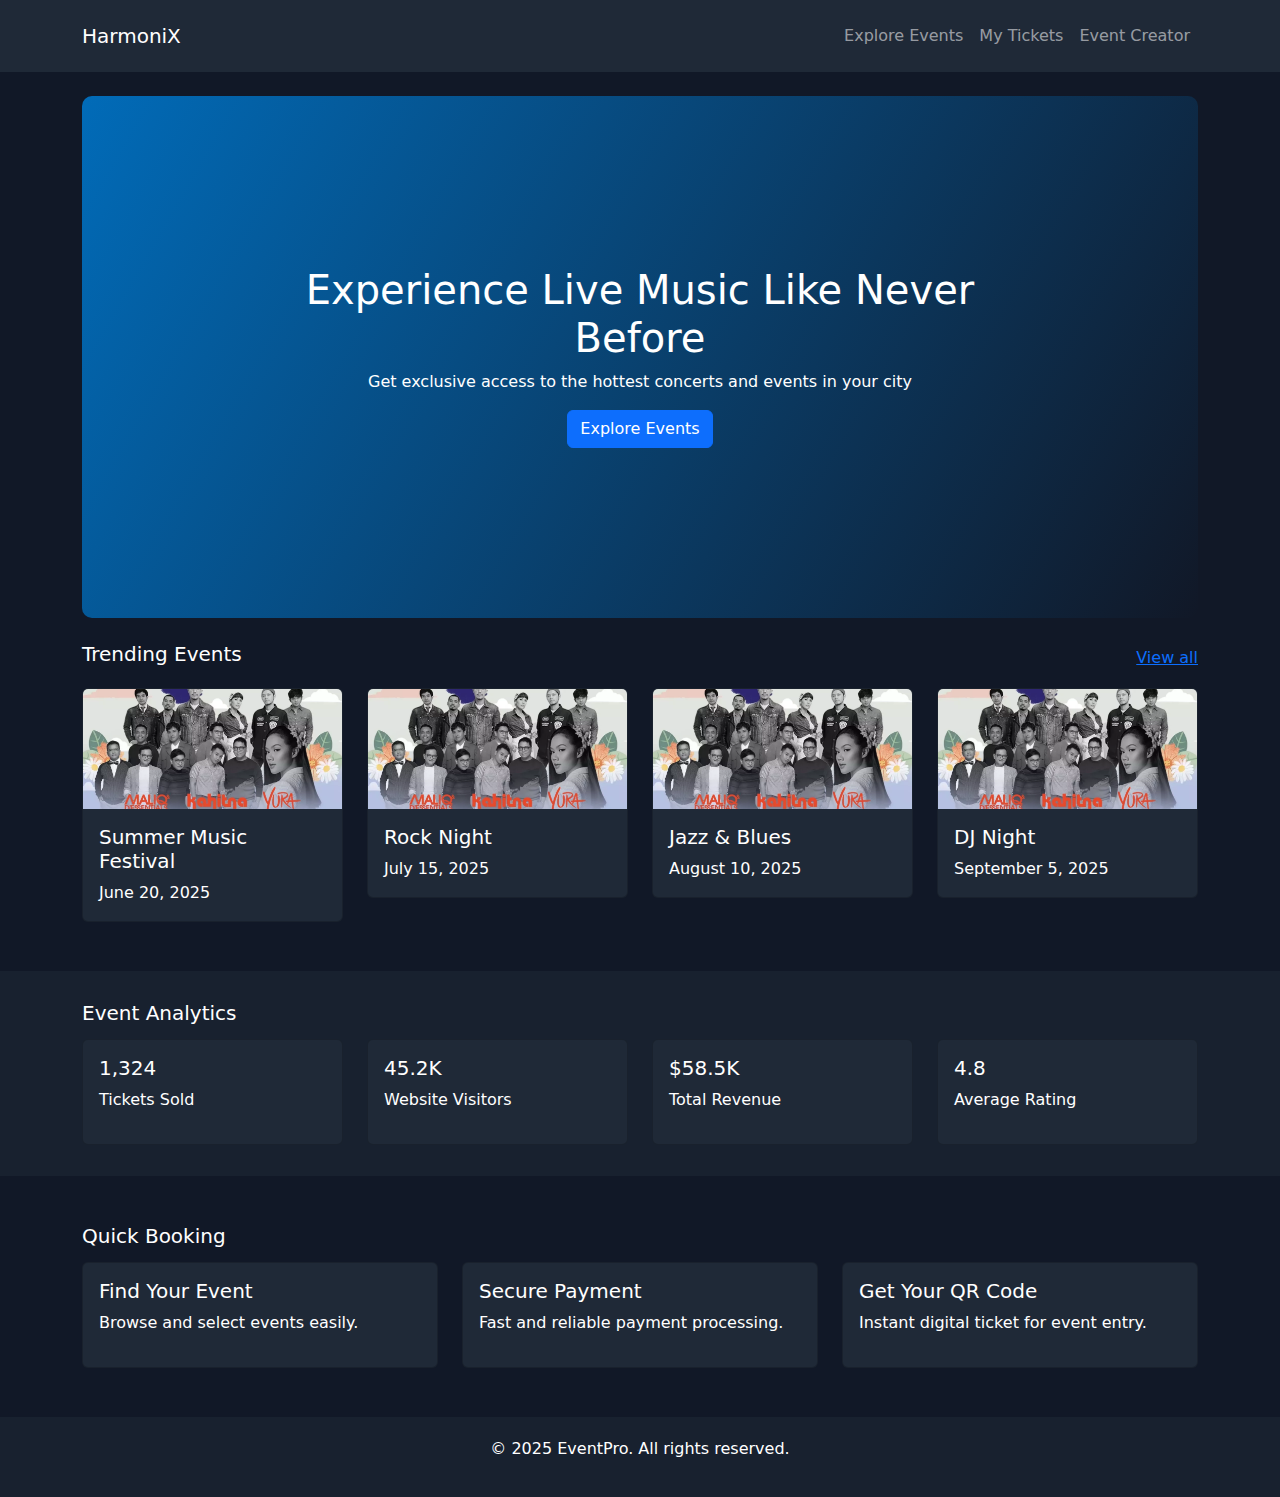
<file: dashboard.html>
<!DOCTYPE html>
<html lang="en">
<head>
    <meta charset="UTF-8">
    <meta name="viewport" content="width=device-width, initial-scale=1.0">
    <link href="foto/harmonix.jpeg" rel="icon">
    <link rel="stylesheet" href="css/style.css">
    <title>HarmoniX</title>
    <link href="https://cdn.jsdelivr.net/npm/bootstrap@5.3.3/dist/css/bootstrap.min.css" rel="stylesheet">
    <style>
        body {
            background-color: #111827;
            color: white;
        }
        .navbar {
            background-color: #1f2937;
        }
        .hero {
            background: linear-gradient(120deg,#016bb8, #111827);
            padding: 170px;
            border-radius: 10px;
        }
        .card {
            background-color: #1f2937;
            color: white;
        }
        .card-img-top {
            height: 120px;
            object-fit: cover;
        }
        .footer {
            background-color:#18212f;
            padding: 20px;
            text-align: center;
        }
        .event-analytics {
            background-color: #18212f;
            padding: 30px;
        }
    </style>
</head>
<body>
    <!-- Navbar -->
    <nav class="navbar navbar-expand-lg navbar-dark">
        <div class="container my-2">
            <a class="navbar-brand" href="">HarmoniX</a>
            <button class="navbar-toggler" type="button" data-bs-toggle="collapse" data-bs-target="#navbarNav" aria-controls="navbarNav" aria-expanded="false" aria-label="Toggle navigation">
                <span class="navbar-toggler-icon"></span>
            </button>
            <div class="collapse navbar-collapse" id="navbarNav">
                <ul class="navbar-nav ms-auto">
                    <li class="nav-item">
                        <a class="nav-link" href="#">Explore Events</a>
                    </li>
                    <li class="nav-item">
                        <a class="nav-link" href="#">My Tickets</a>
                    </li>
                    <li class="nav-item">
                        <a class="nav-link" href="#">Event Creator</a>
                    </li>
                </ul>
            </div>
        </div>
    </nav>

    <div class="container-fluid p-0 mt-4">
        <div class="container">
            <!-- Hero Section -->
            <div class="hero text-center">
                <h1>Experience Live Music Like Never Before</h1>
                <p>Get exclusive access to the hottest concerts and events in your city</p>
                <a href="#" class="btn btn-primary">Explore Events</a>
            </div>
        </div>
            
        <!-- Trending Events -->
         <div class="container my-4">
             <div class="d-flex justify-content-between align-items-center">
                <h5 class="pb-4">Trending Events</h5>
                <a href="#" class="text-primary pb-4">View all</a>
            </div>
             <div class="row">
                 <div class="col-md-3">
                     <div class="card">
                         <img src="foto/konser1.webp" class="card-img-top" alt="Event 1">
                    <div class="card-body">
                        <h5 class="card-title">Summer Music Festival</h5>
                        <p class="card-text">June 20, 2025</p>
                    </div>
                </div>
            </div>
            <div class="col-md-3">
                <div class="card">
                    <img src="foto/konser1.webp" class="card-img-top" alt="Event 2">
                    <div class="card-body">
                        <h5 class="card-title">Rock Night</h5>
                        <p class="card-text">July 15, 2025</p>
                    </div>
                </div>
            </div>
            <div class="col-md-3">
                <div class="card">
                    <img src="foto/konser1.webp" class="card-img-top" alt="Event 3">
                    <div class="card-body">
                        <h5 class="card-title">Jazz & Blues</h5>
                        <p class="card-text">August 10, 2025</p>
                    </div>
                </div>
            </div>
            <div class="col-md-3">
                <div class="card">
                    <img src="foto/konser1.webp" class="card-img-top" alt="Event 4">
                    <div class="card-body">
                        <h5 class="card-title">DJ Night</h5>
                        <p class="card-text">September 5, 2025</p>
                    </div>
                </div>
            </div>
        </div>
    </div>
        
        <!-- Event Analytics -->
        <div class="event-analytics my-5">
            <div class="container">
                <h5 class="mb-4">Event Analytics</h5>
                <div class="row">
                    <div class="col-md-3">
                        <div class="card p-3">
                            <h5>1,324</h5>
                            <p>Tickets Sold</p>
                        </div>
            </div>
            <div class="col-md-3">
                <div class="card p-3">
                    <h5>45.2K</h5>
                    <p>Website Visitors</p>
                </div>
            </div>
            <div class="col-md-3">
                <div class="card p-3">
                    <h5>$58.5K</h5>
                    <p>Total Revenue</p>
                </div>
            </div>
            <div class="col-md-3">
                <div class="card p-3">
                    <h5>4.8</h5>
                    <p>Average Rating</p>
                 </div>
               </div>
            </div>
        </div>
    </div>
    
        <!-- Quick Booking -->
         <div class="container">
             <h5 class="my-4">Quick Booking</h5>
             <div class="row">
                 <div class="col-md-4">
                <div class="card p-3">
                    <h5>Find Your Event</h5>
                    <p>Browse and select events easily.</p>
                </div>
            </div>
            <div class="col-md-4">
                <div class="card p-3">
                    <h5>Secure Payment</h5>
                    <p>Fast and reliable payment processing.</p>
                </div>
            </div>
            <div class="col-md-4">
                <div class="card p-3">
                    <h5>Get Your QR Code</h5>
                    <p>Instant digital ticket for event entry.</p>
                </div>
            </div>
        </div>
    </div>
</div>
    
    <!-- Footer -->
    <footer class="footer mt-5">
        <div class="container text-center">
            <p>&copy; 2025 EventPro. All rights reserved.</p>
        </div>
    </footer>
    
    <script src="https://cdn.jsdelivr.net/npm/bootstrap@5.3.3/dist/js/bootstrap.bundle.min.js"></script>
</body>
</html>
</file>
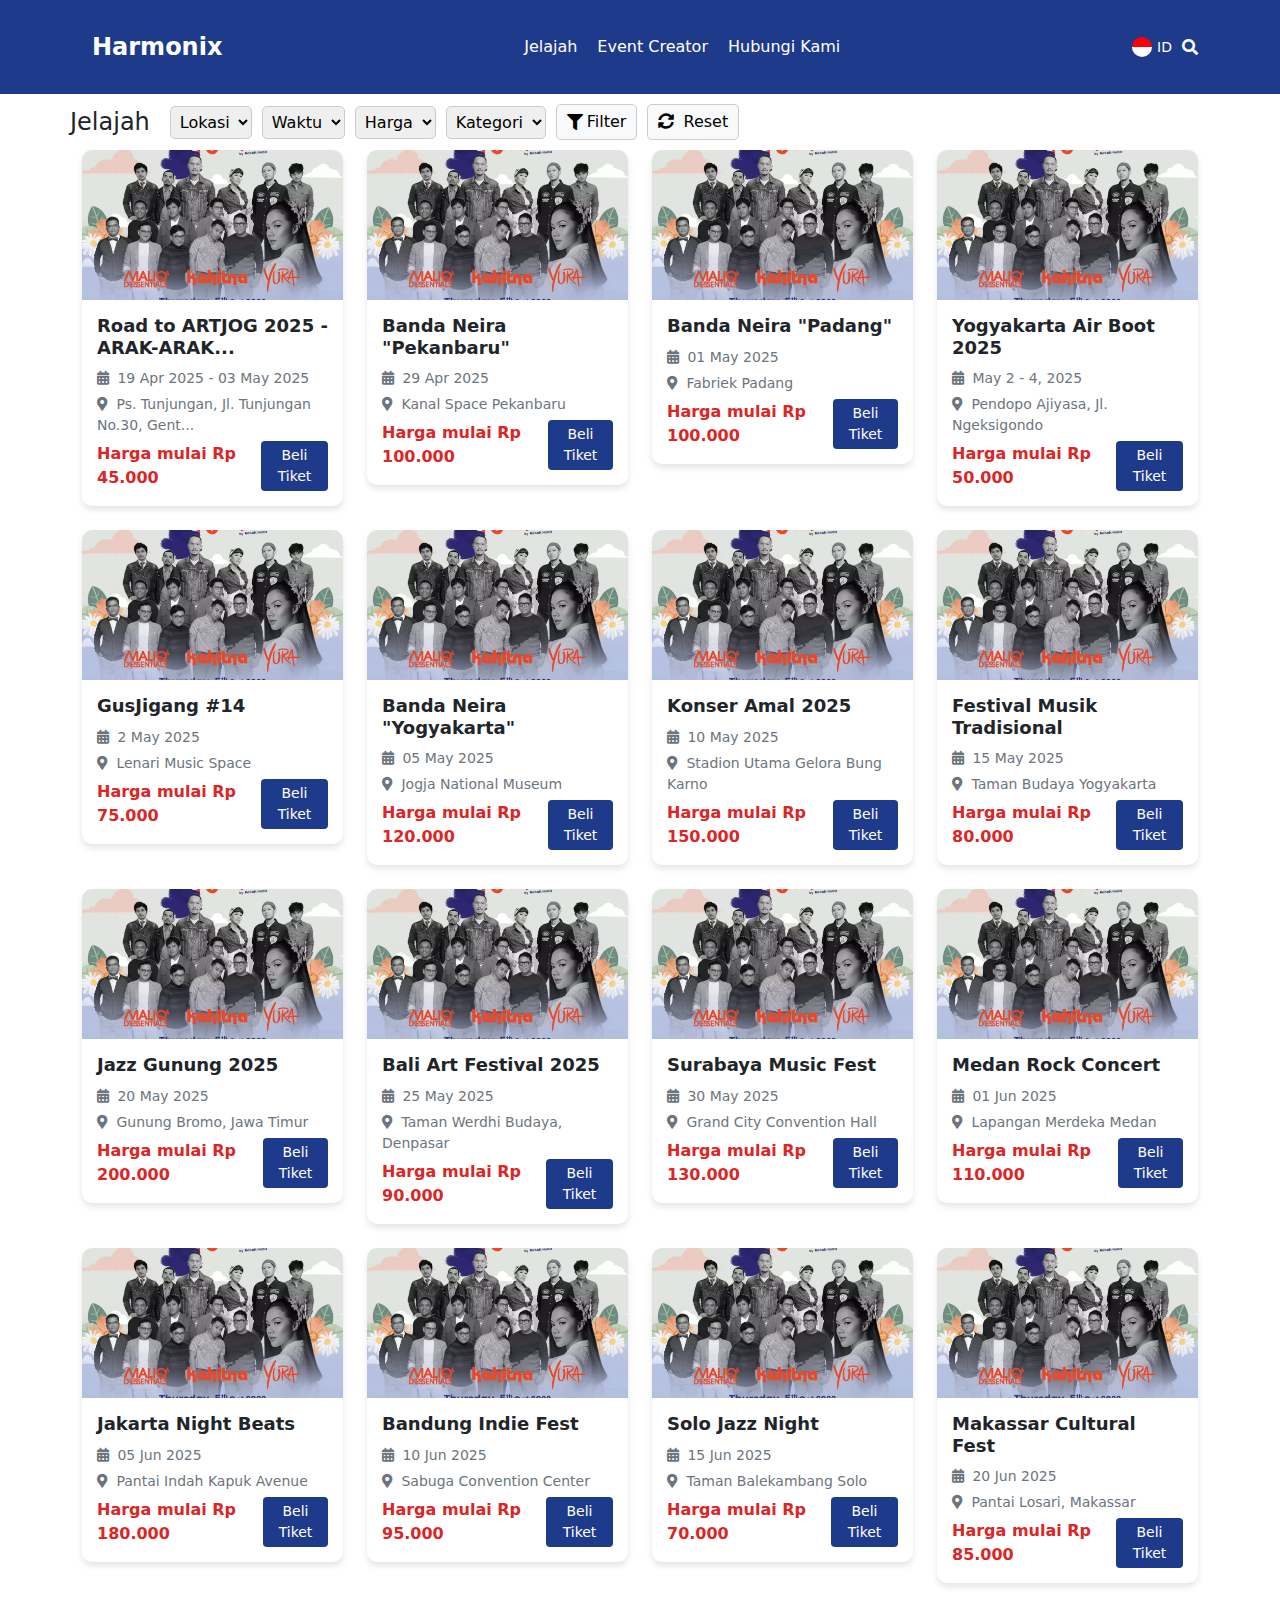
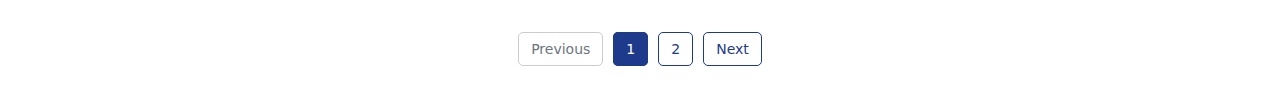
<file: dashboard_tiket.html>
<!DOCTYPE html>
<html lang="en">
<head>
  <meta charset="utf-8" />
  <meta content="width=device-width, initial-scale=1.0" name="viewport" />
  <link href="foto/logoputih.png" rel="icon">
  <title>Harmonix - Dashboard</title>
  
  <!-- Bootstrap CSS -->
  <link href="https://cdn.jsdelivr.net/npm/bootstrap@5.3.3/dist/css/bootstrap.min.css" rel="stylesheet">
  <link href="https://cdnjs.cloudflare.com/ajax/libs/font-awesome/5.15.3/css/all.min.css" rel="stylesheet"/>
  <link href="https://unpkg.com/swiper/swiper-bundle.min.css" rel="stylesheet"/>

  <style>
    .navbar {
      background-color: #1E3A8A;
    }
    .navbar a {
      color: white;
      text-decoration: none;
      margin: 0 10px;
    }
    .navbar a:hover {
      text-decoration: underline;
    }
    .swiper-button-next,
    .swiper-button-prev {
      color: #1E3A8A;
    }
    .swiper-container {
      max-width: 1000px;
      margin: 0 auto;
      overflow: hidden;
      position: relative;
    }
    
    .swiper-wrapper {
      padding: 0 20px;
    }
    
    .swiper-slide {
      margin: 0 10px;
      transition: transform 0.3s ease-in-out;
    }
    
    .swiper-button-next,
    .swiper-button-prev {
      color: #1E3A8A;
      width: 36px;
      height: 36px;
      background-color: #fff;
      border-radius: 50%;
      box-shadow: 0 2px 8px rgba(0,0,0,0.15);
      display: flex;
      align-items: center;
      justify-content: center;
      top: 40%;
      transform: translateY(-50%);
      position: absolute;
      z-index: 10;
    }
    
    .swiper-button-prev {
      left: -20px;
    }
    .swiper-button-next {
      right: -20px;
    }
    
    .navbar-brand {
      color: white;
      font-weight: bold;
    }

    .filter-section {
      display: flex;
      align-items: center;
      padding: 10px 0;
    }
    .filter-section h2 {
      margin: 0 20px 0 0;
      font-size: 24px;
    }
    .filter-section select {
      margin-right: 10px;
      padding: 5px;
      border-radius: 5px;
      border: 1px solid #ccc;
    }
    .filter-section .btn-filter {
      display: flex;
      align-items: center;
      margin-right: 10px;
      padding: 5px 10px;
      border: 1px solid #ccc;
      border-radius: 5px;
      background-color: #f8f9fa;
    }
    .filter-section .btn-reset {
      padding: 5px 10px;
      border: 1px solid #ccc;
      border-radius: 5px;
      background-color: #f8f9fa;
    }

    .event-card {
      border-radius: 10px;
      overflow: hidden;
      box-shadow: 0 4px 6px rgba(0, 0, 0, 0.1);
      background-color: white;
      transition: transform 0.3s ease;
    }
    .event-card:hover {
      transform: translateY(-5px);
    }
    .event-card img {
      width: 100%;
      height: 150px;
      object-fit: cover;
    }
    .event-card .card-body {
      padding: 15px;
    }
    .event-card .card-title {
      font-size: 18px;
      font-weight: bold;
      margin-bottom: 10px;
    }
    .event-card .card-text {
      font-size: 14px;
      color: #6c757d;
      margin-bottom: 5px;
    }
    .event-card .price {
      color: #DC2626;
      font-weight: bold;
      font-size: 16px;
    }
    .event-card .btn-buy {
      background-color: #1E3A8A;
      color: white;
      border-radius: 20px;
      padding: 5px 20px;
      font-size: 14px;
    }

    .flag-container {
      display: flex;
      align-items: center;
      margin-right: 10px;
    }
    .flag {
      width: 20px;
      height: 20px;
      border-radius: 50%;
      background: linear-gradient(to bottom, red 50%, white 50%);
      margin-right: 5px;
    }
    .flag-text {
      color: white;
      font-size: 14px;
    }

    .navbar-center {
      flex-grow: 1;
      display: flex;
      justify-content: center;
      align-items: center;
      position: relative;
    }
    .search-container {
      width: 100%;
      max-width: 500px;
      opacity: 0;
      visibility: hidden;
      max-height: 0;
      overflow: hidden;
      transition: opacity 0.3s ease, visibility 0.3s ease, max-height 0.3s ease;
      position: absolute;
      left: 50%;
      transform: translateX(-50%);
    }
    .search-container.active {
      opacity: 1;
      visibility: visible;
      max-height: 40px;
    }
    .search-container input {
      width: 100%;
      padding: 5px 10px;
      border-radius: 20px;
      border: 1px solid #ccc;
      background-color: #f8f9fa;
      color: #333;
    }
    .search-container input::placeholder {
      color: #6c757d;
    }
    .nav-links {
      display: flex;
      opacity: 1;
      visibility: visible;
      max-height: 40px;
      transition: opacity 0.3s ease, visibility 0.3s ease, max-height 0.3s ease;
    }
    .nav-links.hidden {
      opacity: 0;
      visibility: hidden;
      max-height: 0;
    }
    .fa-search {
      cursor: pointer;
      transition: transform 0.3s ease;
    }
    .fa-search:hover {
      transform: scale(1.1);
    }

    /* Pagination Styles */
    .pagination-container {
      display: flex;
      justify-content: center;
      align-items: center;
      margin: 30px 0;
    }
    .pagination {
      display: flex;
      list-style: none;
      padding: 0;
      margin: 0;
    }
    .pagination li {
      margin: 0 5px;
    }
    .pagination li a {
      text-decoration: none;
      color: #1E3A8A;
      padding: 8px 12px;
      border: 1px solid #1E3A8A;
      border-radius: 5px;
      font-size: 14px;
      transition: all 0.3s ease;
    }
    .pagination li a:hover {
      background-color: #1E3A8A;
      color: white;
    }
    .pagination li.active a {
      background-color: #1E3A8A;
      color: white;
      border-color: #1E3A8A;
    }
    .pagination li.disabled a {
      color: #6c757d;
      border-color: #ccc;
      cursor: not-allowed;
    }
    .pagination li.disabled a:hover {
      background-color: transparent;
      color: #6c757d;
    }
  </style>
</head>
<body class="bg-white" style="overflow-x: hidden;">

  <!-- Navbar -->
  <nav class="navbar navbar-expand-lg">
    <div class="container d-flex align-items-center py-3">
      <div class="d-flex align-items-center">
        <a class="navbar-brand text-white fw-bold fs-4" href="dashboard.php">Harmonix</a>
      </div>
      <div class="navbar-center">
        <div class="nav-links d-none d-lg-flex" id="navLinks">
          <a href="#">Jelajah</a>
          <a href="#">Event Creator</a>
          <a href="#">Hubungi Kami</a>
        </div>
        <div class="search-container" id="searchContainer">
          <input type="text" placeholder="Cari..." aria-label="Search events" />
        </div>
      </div>
      <div class="d-flex align-items-center">
        <div class="flag-container">
          <div class="flag"></div>
          <span class="flag-text">ID</span>
        </div>
        <i class="fas fa-search text-white" id="searchToggle" aria-label="Toggle search bar"></i>
      </div>
    </div>
  </nav>

  <!-- Filter Section -->
  <div class="container filter-section">
    <h2>Jelajah</h2>
    <select name="lokasi" aria-label="Filter by location">
      <option value="">Lokasi</option>
    </select>
    <select name="waktu" aria-label="Filter by time">
      <option value="">Waktu</option>
    </select>
    <select name="harga" aria-label="Filter by price">
      <option value="">Harga</option>
    </select>
    <select name="kategori" aria-label="Filter by category">
      <option value="">Kategori</option>
    </select>
    <button class="btn-filter">
      <i class="fas fa-filter me-1"></i> Filter
    </button>
    <button class="btn-reset">
      <i class="fas fa-sync-alt me-1"></i> Reset
    </button>
  </div>

  <!-- Event Cards Section -->
<!-- Event Cards Section -->
<div class="container">
  <!-- Page 1: Events 1-16 -->
  <div class="event-page">
    <!-- Row 1 -->
    <div class="row">
      <!-- Event Card 1 (Unchanged) -->
      <div class="col-md-3 mb-4">
        <div class="event-card">
          <img src="foto/konser1.webp" alt="Event Image">
          <div class="card-body">
            <h5 class="card-title">Road to ARTJOG 2025 - ARAK-ARAK...</h5>
            <p class="card-text"><i class="fas fa-calendar-alt me-1"></i> 19 Apr 2025 - 03 May 2025</p>
            <p class="card-text"><i class="fas fa-map-marker-alt me-1"></i> Ps. Tunjungan, Jl. Tunjungan No.30, Gent...</p>
            <div class="d-flex justify-content-between align-items-center">
              <span class="price">Harga mulai Rp 45.000</span>
              <a class="btn btn-sm btn-primary" href="detail-event.php" style="background-color: #1e3a8a; border:none;">Beli Tiket</a>
            </div>
          </div>
        </div>
      </div>
      <!-- Event Card 2 (Unchanged) -->
      <div class="col-md-3 mb-4">
        <div class="event-card">
          <img src="foto/konser1.webp" alt="Event Image">
          <div class="card-body">
            <h5 class="card-title">Banda Neira "Pekanbaru"</h5>
            <p class="card-text"><i class="fas fa-calendar-alt me-1"></i> 29 Apr 2025</p>
            <p class="card-text"><i class="fas fa-map-marker-alt me-1"></i> Kanal Space Pekanbaru</p>
            <div class="d-flex justify-content-between align-items-center">
              <span class="price">Harga mulai Rp 100.000</span>
              <a class="btn btn-sm btn-primary" href="detail-event.php" style="background-color: #1e3a8a; border:none;">Beli Tiket</a>
            </div>
          </div>
        </div>
      </div>
      <!-- Event Card 3 -->
      <div class="col-md-3 mb-4">
        <div class="event-card">
          <img src="foto/konser1.webp" alt="Event Image">
          <div class="card-body">
            <h5 class="card-title">Banda Neira "Padang"</h5>
            <p class="card-text"><i class="fas fa-calendar-alt me-1"></i> 01 May 2025</p>
            <p class="card-text"><i class="fas fa-map-marker-alt me-1"></i> Fabriek Padang</p>
            <div class="d-flex justify-content-between align-items-center">
              <span class="price">Harga mulai Rp 100.000</span>
              <a class="btn btn-sm btn-primary" href="detail-event.php" style="background-color: #1e3a8a; border:none;">Beli Tiket</a>
            </div>
          </div>
        </div>
      </div>
      <!-- Event Card 4 -->
      <div class="col-md-3 mb-4">
        <div class="event-card">
          <img src="foto/konser1.webp" alt="Event Image">
          <div class="card-body">
            <h5 class="card-title">Yogyakarta Air Boot 2025</h5>
            <p class="card-text"><i class="fas fa-calendar-alt me-1"></i> May 2 - 4, 2025</p>
            <p class="card-text"><i class="fas fa-map-marker-alt me-1"></i> Pendopo Ajiyasa, Jl. Ngeksigondo</p>
            <div class="d-flex justify-content-between align-items-center">
              <span class="price">Harga mulai Rp 50.000</span>
              <a class="btn btn-sm btn-primary" href="detail-event.php" style="background-color: #1e3a8a; border:none;">Beli Tiket</a>
            </div>
          </div>
        </div>
      </div>
    </div>
    <!-- Row 2 -->
    <div class="row">
      <!-- Event Card 5 -->
      <div class="col-md-3 mb-4">
        <div class="event-card">
          <img src="foto/konser1.webp" alt="Event Image">
          <div class="card-body">
            <h5 class="card-title">GusJigang #14</h5>
            <p class="card-text"><i class="fas fa-calendar-alt me-1"></i> 2 May 2025</p>
            <p class="card-text"><i class="fas fa-map-marker-alt me-1"></i> Lenari Music Space</p>
            <div class="d-flex justify-content-between align-items-center">
              <span class="price">Harga mulai Rp 75.000</span>
              <a class="btn btn-sm btn-primary" href="detail-event.php" style="background-color: #1e3a8a; border:none;">Beli Tiket</a>
            </div>
          </div>
        </div>
      </div>
      <!-- Event Card 6 -->
      <div class="col-md-3 mb-4">
        <div class="event-card">
          <img src="foto/konser1.webp" alt="Event Image">
          <div class="card-body">
            <h5 class="card-title">Banda Neira "Yogyakarta"</h5>
            <p class="card-text"><i class="fas fa-calendar-alt me-1"></i> 05 May 2025</p>
            <p class="card-text"><i class="fas fa-map-marker-alt me-1"></i> Jogja National Museum</p>
            <div class="d-flex justify-content-between align-items-center">
              <span class="price">Harga mulai Rp 120.000</span>
              <a class="btn btn-sm btn-primary" href="detail-event.php" style="background-color: #1e3a8a; border:none;">Beli Tiket</a>
            </div>
          </div>
        </div>
      </div>
      <!-- Event Card 7 -->
      <div class="col-md-3 mb-4">
        <div class="event-card">
          <img src="foto/konser1.webp" alt="Event Image">
          <div class="card-body">
            <h5 class="card-title">Konser Amal 2025</h5>
            <p class="card-text"><i class="fas fa-calendar-alt me-1"></i> 10 May 2025</p>
            <p class="card-text"><i class="fas fa-map-marker-alt me-1"></i> Stadion Utama Gelora Bung Karno</p>
            <div class="d-flex justify-content-between align-items-center">
              <span class="price">Harga mulai Rp 150.000</span>
              <a class="btn btn-sm btn-primary" href="detail-event.php" style="background-color: #1e3a8a; border:none;">Beli Tiket</a>
            </div>
          </div>
        </div>
      </div>
      <!-- Event Card 8 -->
      <div class="col-md-3 mb-4">
        <div class="event-card">
          <img src="foto/konser1.webp" alt="Event Image">
          <div class="card-body">
            <h5 class="card-title">Festival Musik Tradisional</h5>
            <p class="card-text"><i class="fas fa-calendar-alt me-1"></i> 15 May 2025</p>
            <p class="card-text"><i class="fas fa-map-marker-alt me-1"></i> Taman Budaya Yogyakarta</p>
            <div class="d-flex justify-content-between align-items-center">
              <span class="price">Harga mulai Rp 80.000</span>
              <a class="btn btn-sm btn-primary" href="detail-event.php" style="background-color: #1e3a8a; border:none;">Beli Tiket</a>
            </div>
          </div>
        </div>
      </div>
    </div>
    <!-- Row 3 -->
    <div class="row">
      <!-- Event Card 9 -->
      <div class="col-md-3 mb-4">
        <div class="event-card">
          <img src="foto/konser1.webp" alt="Event Image">
          <div class="card-body">
            <h5 class="card-title">Jazz Gunung 2025</h5>
            <p class="card-text"><i class="fas fa-calendar-alt me-1"></i> 20 May 2025</p>
            <p class="card-text"><i class="fas fa-map-marker-alt me-1"></i> Gunung Bromo, Jawa Timur</p>
            <div class="d-flex justify-content-between align-items-center">
              <span class="price">Harga mulai Rp 200.000</span>
              <a class="btn btn-sm btn-primary" href="detail-event.php" style="background-color: #1e3a8a; border:none;">Beli Tiket</a>
            </div>
          </div>
        </div>
      </div>
      <!-- Event Card 10 -->
      <div class="col-md-3 mb-4">
        <div class="event-card">
          <img src="foto/konser1.webp" alt="Event Image">
          <div class="card-body">
            <h5 class="card-title">Bali Art Festival 2025</h5>
            <p class="card-text"><i class="fas fa-calendar-alt me-1"></i> 25 May 2025</p>
            <p class="card-text"><i class="fas fa-map-marker-alt me-1"></i> Taman Werdhi Budaya, Denpasar</p>
            <div class="d-flex justify-content-between align-items-center">
              <span class="price">Harga mulai Rp 90.000</span>
              <a class="btn btn-sm btn-primary" href="detail-event.php" style="background-color: #1e3a8a; border:none;">Beli Tiket</a>
            </div>
          </div>
        </div>
      </div>
      <!-- Event Card 11 -->
      <div class="col-md-3 mb-4">
        <div class="event-card">
          <img src="foto/konser1.webp" alt="Event Image">
          <div class="card-body">
            <h5 class="card-title">Surabaya Music Fest</h5>
            <p class="card-text"><i class="fas fa-calendar-alt me-1"></i> 30 May 2025</p>
            <p class="card-text"><i class="fas fa-map-marker-alt me-1"></i> Grand City Convention Hall</p>
            <div class="d-flex justify-content-between align-items-center">
              <span class="price">Harga mulai Rp 130.000</span>
              <a class="btn btn-sm btn-primary" href="detail-event.php" style="background-color: #1e3a8a; border:none;">Beli Tiket</a>
            </div>
          </div>
        </div>
      </div>
      <!-- Event Card 12 -->
      <div class="col-md-3 mb-4">
        <div class="event-card">
          <img src="foto/konser1.webp" alt="Event Image">
          <div class="card-body">
            <h5 class="card-title">Medan Rock Concert</h5>
            <p class="card-text"><i class="fas fa-calendar-alt me-1"></i> 01 Jun 2025</p>
            <p class="card-text"><i class="fas fa-map-marker-alt me-1"></i> Lapangan Merdeka Medan</p>
            <div class="d-flex justify-content-between align-items-center">
              <span class="price">Harga mulai Rp 110.000</span>
              <a class="btn btn-sm btn-primary" href="detail-event.php" style="background-color: #1e3a8a; border:none;">Beli Tiket</a>
            </div>
          </div>
        </div>
      </div>
    </div>
    <!-- Row 4 -->
    <div class="row">
      <!-- Event Card 13 -->
      <div class="col-md-3 mb-4">
        <div class="event-card">
          <img src="foto/konser1.webp" alt="Event Image">
          <div class="card-body">
            <h5 class="card-title">Jakarta Night Beats</h5>
            <p class="card-text"><i class="fas fa-calendar-alt me-1"></i> 05 Jun 2025</p>
            <p class="card-text"><i class="fas fa-map-marker-alt me-1"></i> Pantai Indah Kapuk Avenue</p>
            <div class="d-flex justify-content-between align-items-center">
              <span class="price">Harga mulai Rp 180.000</span>
              <a class="btn btn-sm btn-primary" href="detail-event.php" style="background-color: #1e3a8a; border:none;">Beli Tiket</a>
            </div>
          </div>
        </div>
      </div>
      <!-- Event Card 14 -->
      <div class="col-md-3 mb-4">
        <div class="event-card">
          <img src="foto/konser1.webp" alt="Event Image">
          <div class="card-body">
            <h5 class="card-title">Bandung Indie Fest</h5>
            <p class="card-text"><i class="fas fa-calendar-alt me-1"></i> 10 Jun 2025</p>
            <p class="card-text"><i class="fas fa-map-marker-alt me-1"></i> Sabuga Convention Center</p>
            <div class="d-flex justify-content-between align-items-center">
              <span class="price">Harga mulai Rp 95.000</span>
              <a class="btn btn-sm btn-primary" href="detail-event.php" style="background-color: #1e3a8a; border:none;">Beli Tiket</a>
            </div>
          </div>
        </div>
      </div>
      <!-- Event Card 15 -->
      <div class="col-md-3 mb-4">
        <div class="event-card">
          <img src="foto/konser1.webp" alt="Event Image">
          <div class="card-body">
            <h5 class="card-title">Solo Jazz Night</h5>
            <p class="card-text"><i class="fas fa-calendar-alt me-1"></i> 15 Jun 2025</p>
            <p class="card-text"><i class="fas fa-map-marker-alt me-1"></i> Taman Balekambang Solo</p>
            <div class="d-flex justify-content-between align-items-center">
              <span class="price">Harga mulai Rp 70.000</span>
              <a class="btn btn-sm btn-primary" href="detail-event.php" style="background-color: #1e3a8a; border:none;">Beli Tiket</a>
            </div>
          </div>
        </div>
      </div>
      <!-- Event Card 16 -->
      <div class="col-md-3 mb-4">
        <div class="event-card">
          <img src="foto/konser1.webp" alt="Event Image">
          <div class="card-body">
            <h5 class="card-title">Makassar Cultural Fest</h5>
            <p class="card-text"><i class="fas fa-calendar-alt me-1"></i> 20 Jun 2025</p>
            <p class="card-text"><i class="fas fa-map-marker-alt me-1"></i> Pantai Losari, Makassar</p>
            <div class="d-flex justify-content-between align-items-center">
              <span class="price">Harga mulai Rp 85.000</span>
              <a class="btn btn-sm btn-primary" href="detail-event.php" style="background-color: #1e3a8a; border:none;">Beli Tiket</a>
            </div>
          </div>
        </div>
      </div>
    </div>
  </div>
  <!-- Page 2: Events 17-32 -->
  <div class="event-page" style="display: none;">
    <!-- Row 1 -->
    <div class="row">
      <!-- Event Card 17 -->
      <div class="col-md-3 mb-4">
        <div class="event-card">
          <img src="foto/konser1.webp" alt="Event Image">
          <div class="card-body">
            <h5 class="card-title">Semarang Acoustic Night</h5>
            <p class="card-text"><i class="fas fa-calendar-alt me-1"></i> 25 Jun 2025</p>
            <p class="card-text"><i class="fas fa-map-marker-alt me-1"></i> Taman Indonesia Kaya</p>
            <div class="d-flex justify-content-between align-items-center">
              <span class="price">Harga mulai Rp 60.000</span>
              <a class="btn btn-sm btn-primary" href="detail-event.php" style="background-color: #1e3a8a; border:none;">Beli Tiket</a>
            </div>
          </div>
        </div>
      </div>
      <!-- Event Card 18 -->
      <div class="col-md-3 mb-4">
        <div class="event-card">
          <img src="foto/konser1.webp" alt="Event Image">
          <div class="card-body">
            <h5 class="card-title">Denpasar Rock Fest</h5>
            <p class="card-text"><i class="fas fa-calendar-alt me-1"></i> 30 Jun 2025</p>
            <p class="card-text"><i class="fas fa-map-marker-alt me-1"></i> Lapangan Renon</p>
            <div class="d-flex justify-content-between align-items-center">
              <span class="price">Harga mulai Rp 140.000</span>
              <a class="btn btn-sm btn-primary" href="detail-event.php" style="background-color: #1e3a8a; border:none;">Beli Tiket</a>
            </div>
          </div>
        </div>
      </div>
      <!-- Event Card 19 -->
      <div class="col-md-3 mb-4">
        <div class="event-card">
          <img src="foto/konser1.webp" alt="Event Image">
          <div class="card-body">
            <h5 class="card-title">Malang Jazz Festival</h5>
            <p class="card-text"><i class="fas fa-calendar-alt me-1"></i> 05 Jul 2025</p>
            <p class="card-text"><i class="fas fa-map-marker-alt me-1"></i> Taman Krida Budaya</p>
            <div class="d-flex justify-content-between align-items-center">
              <span class="price">Harga mulai Rp 125.000</span>
              <a class="btn btn-sm btn-primary" href="detail-event.php" style="background-color: #1e3a8a; border:none;">Beli Tiket</a>
            </div>
          </div>
        </div>
      </div>
      <!-- Event Card 20 -->
      <div class="col-md-3 mb-4">
        <div class="event-card">
          <img src="foto/konser1.webp" alt="Event Image">
          <div class="card-body">
            <h5 class="card-title">Palembang Music Carnival</h5>
            <p class="card-text"><i class="fas fa-calendar-alt me-1"></i> 10 Jul 2025</p>
            <p class="card-text"><i class="fas fa-map-marker-alt me-1"></i> Benteng Kuto Besak</p>
            <div class="d-flex justify-content-between align-items-center">
              <span class="price">Harga mulai Rp 65.000</span>
              <a class="btn btn-sm btn-primary" href="detail-event.php" style="background-color: #1e3a8a; border:none;">Beli Tiket</a>
            </div>
          </div>
        </div>
      </div>
    </div>
    <!-- Row 2 -->
    <div class="row">
      <!-- Event Card 21 -->
      <div class="col-md-3 mb-4">
        <div class="event-card">
          <img src="foto/konser1.webp" alt="Event Image">
          <div class="card-body">
            <h5 class="card-title">Bogor Art Fest</h5>
            <p class="card-text"><i class="fas fa-calendar-alt me-1"></i> 15 Jul 2025</p>
            <p class="card-text"><i class="fas fa-map-marker-alt me-1"></i> Kebun Raya Bogor</p>
            <div class="d-flex justify-content-between align-items-center">
              <span class="price">Harga mulai Rp 55.000</span>
              <a class="btn btn-sm btn-primary" href="detail-event.php" style="background-color: #1e3a8a; border:none;">Beli Tiket</a>
            </div>
          </div>
        </div>
      </div>
      <!-- Event Card 22 -->
      <div class="col-md-3 mb-4">
        <div class="event-card">
          <img src="foto/konser1.webp" alt="Event Image">
          <div class="card-body">
            <h5 class="card-title">Banda Neira "Surabaya"</h5>
            <p class="card-text"><i class="fas fa-calendar-alt me-1"></i> 20 Jul 2025</p>
            <p class="card-text"><i class="fas fa-map-marker-alt me-1"></i> Tunjungan Plaza</p>
            <div class="d-flex justify-content-between align-items-center">
              <span class="price">Harga mulai Rp 115.000</span>
              <a class="btn btn-sm btn-primary" href="detail-event.php" style="background-color: #1e3a8a; border:none;">Beli Tiket</a>
            </div>
          </div>
        </div>
      </div>
      <!-- Event Card 23 -->
      <div class="col-md-3 mb-4">
        <div class="event-card">
          <img src="foto/konser1.webp" alt="Event Image">
          <div class="card-body">
            <h5 class="card-title">Lampung Cultural Night</h5>
            <p class="card-text"><i class="fas fa-calendar-alt me-1"></i> 25 Jul 2025</p>
            <p class="card-text"><i class="fas fa-map-marker-alt me-1"></i> Taman Gajah Lampung</p>
            <div class="d-flex justify-content-between align-items-center">
              <span class="price">Harga mulai Rp 70.000</span>
              <a class="btn btn-sm btn-primary" href="detail-event.php" style="background-color: #1e3a8a; border:none;">Beli Tiket</a>
            </div>
          </div>
        </div>
      </div>
      <!-- Event Card 24 -->
      <div class="col-md-3 mb-4">
        <div class="event-card">
          <img src="foto/konser1.webp" alt="Event Image">
          <div class="card-body">
            <h5 class="card-title">Batam Music Fest</h5>
            <p class="card-text"><i class="fas fa-calendar-alt me-1"></i> 30 Jul 2025</p>
            <p class="card-text"><i class="fas fa-map-marker-alt me-1"></i> Harbour Bay</p>
            <div class="d-flex justify-content-between align-items-center">
              <span class="price">Harga mulai Rp 105.000</span>
              <a class="btn btn-sm btn-primary" href="detail-event.php" style="background-color: #1e3a8a; border:none;">Beli Tiket</a>
            </div>
          </div>
        </div>
      </div>
    </div>
    <!-- Row 3 -->
    <div class="row">
      <!-- Event Card 25 -->
      <div class="col-md-3 mb-4">
        <div class="event-card">
          <img src="foto/konser1.webp" alt="Event Image">
          <div class="card-body">
            <h5 class="card-title">Manado Ocean Fest</h5>
            <p class="card-text"><i class="fas fa-calendar-alt me-1"></i> 05 Aug 2025</p>
            <p class="card-text"><i class="fas fa-map-marker-alt me-1"></i> Pantai Malalayang</p>
            <div class="d-flex justify-content-between align-items-center">
              <span class="price">Harga mulai Rp 90.000</span>
              <a class="btn btn-sm btn-primary" href="detail-event.php" style="background-color: #1e3a8a; border:none;">Beli Tiket</a>
            </div>
          </div>
        </div>
      </div>
      <!-- Event Card 26 -->
      <div class="col-md-3 mb-4">
        <div class="event-card">
          <img src="foto/konser1.webp" alt="Event Image">
          <div class="card-body">
            <h5 class="card-title">Banda Neira "Medan"</h5>
            <p class="card-text"><i class="fas fa-calendar-alt me-1"></i> 10 Aug 2025</p>
            <p class="card-text"><i class="fas fa-map-marker-alt me-1"></i> Istana Maimun</p>
            <div class="d-flex justify-content-between align-items-center">
              <span class="price">Harga mulai Rp 120.000</span>
              <a class="btn btn-sm btn-primary" href="detail-event.php" style="background-color: #1e3a8a; border:none;">Beli Tiket</a>
            </div>
          </div>
        </div>
      </div>
      <!-- Event Card 27 -->
      <div class="col-md-3 mb-4">
        <div class="event-card">
          <img src="foto/konser1.webp" alt="Event Image">
          <div class="card-body">
            <h5 class="card-title">Yogyakarta Art Expo</h5>
            <p class="card-text"><i class="fas fa-calendar-alt me-1"></i> 15 Aug 2025</p>
            <p class="card-text"><i class="fas fa-map-marker-alt me-1"></i> Taman Pintar Yogyakarta</p>
            <div class="d-flex justify-content-between align-items-center">
              <span class="price">Harga mulai Rp 50.000</span>
              <a class="btn btn-sm btn-primary" href="detail-event.php" style="background-color: #1e3a8a; border:none;">Beli Tiket</a>
            </div>
          </div>
        </div>
      </div>
      <!-- Event Card 28 -->
      <div class="col-md-3 mb-4">
        <div class="event-card">
          <img src="foto/konser1.webp" alt="Event Image">
          <div class="card-body">
            <h5 class="card-title">Jakarta Pop Fest</h5>
            <p class="card-text"><i class="fas fa-calendar-alt me-1"></i> 20 Aug 2025</p>
            <p class="card-text"><i class="fas fa-map-marker-alt me-1"></i> Ancol Beach City</p>
            <div class="d-flex justify-content-between align-items-center">
              <span class="price">Harga mulai Rp 200.000</span>
              <a class="btn btn-sm btn-primary" href="detail-event.php" style="background-color: #1e3a8a; border:none;">Beli Tiket</a>
            </div>
          </div>
        </div>
      </div>
    </div>
    <!-- Row 4 -->
    <div class="row">
      <!-- Event Card 29 -->
      <div class="col-md-3 mb-4">
        <div class="event-card">
          <img src="foto/konser1.webp" alt="Event Image">
          <div class="card-body">
            <h5 class="card-title">Bandung Jazz Evening</h5>
            <p class="card-text"><i class="fas fa-calendar-alt me-1"></i> 25 Aug 2025</p>
            <p class="card-text"><i class="fas fa-map-marker-alt me-1"></i> Gedung Sate</p>
            <div class="d-flex justify-content-between align-items-center">
              <span class="price">Harga mulai Rp 80.000</span>
              <a class="btn btn-sm btn-primary" href="detail-event.php" style="background-color: #1e3a8a; border:none;">Beli Tiket</a>
            </div>
          </div>
        </div>
      </div>
      <!-- Event Card 30 -->
      <div class="col-md-3 mb-4">
        <div class="event-card">
          <img src="foto/konser1.webp" alt="Event Image">
          <div class="card-body">
            <h5 class="card-title">Surabaya Art Night</h5>
            <p class="card-text"><i class="fas fa-calendar-alt me-1"></i> 30 Aug 2025</p>
            <p class="card-text"><i class="fas fa-map-marker-alt me-1"></i> Balai Kota Surabaya</p>
            <div class="d-flex justify-content-between align-items-center">
              <span class="price">Harga mulai Rp 60.000</span>
              <a class="btn btn-sm btn-primary" href="detail-event.php" style="background-color: #1e3a8a; border:none;">Beli Tiket</a>
            </div>
          </div>
        </div>
      </div>
      <!-- Event Card 31 -->
      <div class="col-md-3 mb-4">
        <div class="event-card">
          <img src="foto/konser1.webp" alt="Event Image">
          <div class="card-body">
            <h5 class="card-title">Pekanbaru Rock Night</h5>
            <p class="card-text"><i class="fas fa-calendar-alt me-1"></i> 05 Sep 2025</p>
            <p class="card-text"><i class="fas fa-map-marker-alt me-1"></i> Taman Rekreasi Alam Mayang</p>
            <div class="d-flex justify-content-between align-items-center">
              <span class="price">Harga mulai Rp 95.000</span>
              <a class="btn btn-sm btn-primary" href="detail-event.php" style="background-color: #1e3a8a; border:none;">Beli Tiket</a>
            </div>
          </div>
        </div>
      </div>
      <!-- Event Card 32 -->
      <div class="col-md-3 mb-4">
        <div class="event-card">
          <img src="foto/konser1.webp" alt="Event Image">
          <div class="card-body">
            <h5 class="card-title">Bali Sunset Concert</h5>
            <p class="card-text"><i class="fas fa-calendar-alt me-1"></i> 10 Sep 2025</p>
            <p class="card-text"><i class="fas fa-map-marker-alt me-1"></i> Pantai Kuta</p>
            <div class="d-flex justify-content-between align-items-center">
              <span class="price">Harga mulai Rp 150.000</span>
              <a class="btn btn-sm btn-primary" href="detail-event.php" style="background-color: #1e3a8a; border:none;">Beli Tiket</a>
            </div>
          </div>
        </div>
      </div>
    </div>
  </div>
</div>

  <!-- Pagination -->
  <div class="pagination-container">
    <ul class="pagination">
      <li class="page-item disabled" id="prev-page"><a href="#" onclick="changePage(event, -1)">Previous</a></li>
      <li class="page-item active"><a href="#" onclick="changePage(event, 1)">1</a></li>
      <li class="page-item"><a href="#" onclick="changePage(event, 2)">2</a></li>
      <li class="page-item" id="next-page"><a href="#" onclick="changePage(event, 2)">Next</a></li>
    </ul>
  </div>

  <script>
    // Search bar toggle with debouncing
    let isToggling = false;
    document.getElementById('searchToggle').addEventListener('click', function() {
      if (isToggling) return;
      isToggling = true;

      const navLinks = document.getElementById('navLinks');
      const searchContainer = document.getElementById('searchContainer');
      
      navLinks.classList.toggle('hidden');
      searchContainer.classList.toggle('active');

      // Update ARIA attributes
      const isSearchVisible = searchContainer.classList.contains('active');
      this.setAttribute('aria-expanded', isSearchVisible);
      searchContainer.setAttribute('aria-hidden', !isSearchVisible);

      // Reset toggle lock after animation
      setTimeout(() => {
        isToggling = false;
        if (isSearchVisible) {
          searchContainer.querySelector('input').focus();
        }
      }, 300);
    });

    // Pagination functionality
    let currentPage = 1;
    const totalPages = 2;

    function changePage(event, page) {
      event.preventDefault();
      
      if (page < 1 || page > totalPages || page === currentPage) return;

      currentPage = page;

      const pages = document.querySelectorAll('.event-page');
      pages.forEach(page => page.style.display = 'none');

      pages[currentPage - 1].style.display = 'block';

      const pageItems = document.querySelectorAll('.pagination li');
      pageItems.forEach(item => item.classList.remove('active'));
      pageItems[currentPage].classList.add('active');

      const prevButton = document.getElementById('prev-page');
      const nextButton = document.getElementById('next-page');

      prevButton.classList.toggle('disabled', currentPage === 1);
      nextButton.classList.toggle('disabled', currentPage === totalPages);

      prevButton.querySelector('a').onclick = (e) => changePage(e, currentPage - 1);
      nextButton.querySelector('a').onclick = (e) => changePage(e, currentPage + 1);
    }
  </script>

</body>
</html>
</file>
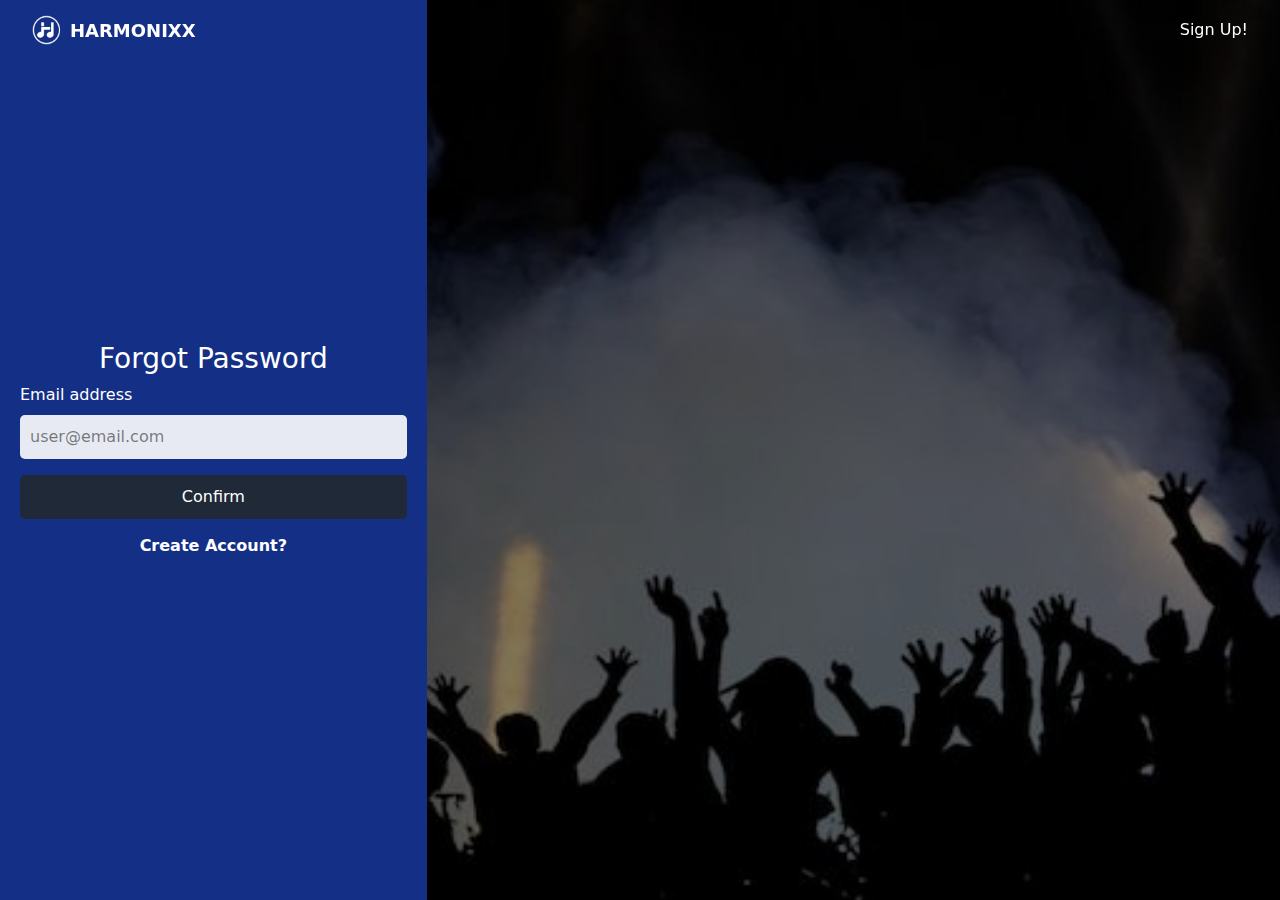
<file: forgotPassword.html>
<!doctype html>
<html lang="en">
  <head>
    <meta charset="utf-8">
    <meta name="viewport" content="width=device-width, initial-scale=1">
    <title>Forgot Password</title>
    <link href="https://cdn.jsdelivr.net/npm/bootstrap@5.3.3/dist/css/bootstrap.min.css" rel="stylesheet" integrity="sha384-QWTKZyjpPEjISv5WaRU9OFeRpok6YctnYmDr5pNlyT2bRjXh0JMhjY6hW+ALEwIH" crossorigin="anonymous">
    <link rel="stylesheet" href="https://cdnjs.cloudflare.com/ajax/libs/font-awesome/6.2.1/css/all.min.css" />
    <link rel="icon" href="foto/logoputih.png" type="img/png" sizes="16x16">
    <style>
      body {
        position: relative;
        background: url('foto/bg.jpg') no-repeat center center/cover;
        background-size: cover;
        color: white;
        height: 100vh;
        margin: 0;
        overflow: hidden;
      }

      body::before {
        content: "";
        position: fixed;
        top: 0;
        left: 0;
        width: 100%;
        height: 100%;
        background: rgba(0, 0, 0, 0.5);
        z-index: -1;
      }

      .container {
        height: 100vh;
        display: flex;
        align-items: center;
        justify-content: flex-start;
        padding: 0 !important;
        width: 100%;
        max-width: none;
      }

      .row {
        height: 100%;
        margin: 0;
        width: 100%;
      }

      .col-md-4 {
        background-color: #142F86;
        height: 100vh;
        display: flex;
        align-items: center;
        justify-content: center;
        padding-left: 0 !important;
        padding-right: 0 !important;
        z-index: 1;
      }

      .col-md-8.background-section {
        height: 100vh;
        background: transparent;
        padding: 0;
      }

      .navbar {
        background: transparent !important;
        padding: 10px 20px;
        z-index: 2;
        width: 100%;
      }

      .navbar-brand {
        font-size: 18px;
        font-weight: bold;
      }

      .sign-link {
        color: white;
        text-decoration: none;
      }

      .sign-link:hover {
        text-decoration: underline;
      }

      .form-section {
        background: transparent;
        padding: 40px 20px;
        width: 100%;
        max-width: none;
        margin: 0;
      }

      .form-control {
        background: rgba(255, 255, 255, 0.9);
        border: none;
        color: black;
        border-radius: 5px;
        padding: 10px;
        width: 100%;
        font-size: 16px;
      }

      .form-control::placeholder {
        color: rgba(0, 0, 0, 0.5);
      }

      .form-control:focus {
        background: rgba(255, 255, 255, 1);
        color: black;
        outline: none;
        box-shadow: none;
      }

      .form-label {
        color: white;
      }

      .btn-confirm {
        background-color: #1f2937;
        color: white;
        border: none;
        padding: 10px;
        font-size: 16px;
        border-radius: 5px;
        cursor: pointer;
        transition: background-color 0.3s, transform 0.1s;
        display: block;
        width: 100%;
        text-align: center;
        margin-top: 15px;
      }

      .btn-confirm:hover {
        background-color: #4B5563;
      }

      .btn-confirm:active {
        background-color: #6B7280;
        transform: scale(0.95);
      }

      .register-link {
        display: block;
        text-align: center;
        margin-top: 15px;
        color: white;
        text-decoration: none;
        font-weight: bold;
      }

      .register-link:hover {
        text-decoration: underline;
      }
    </style>
  </head>
  <body>
    <div class="container">
      <nav class="navbar navbar-expand-lg fixed-top">
        <div class="container-fluid">
          <a class="navbar-brand text-white d-flex align-items-center" href="#">
            <img src="foto/logoputih.png" alt="Logo" width="30" height="30" class="me-2">
            HARMONIXX
          </a>
          <a href="register" class="sign-link">Sign Up!</a>
        </div>
      </nav>        
      <div class="row w-100">
        <div class="col-md-4 d-flex align-items-center">
          <div class="form-section">
            <form>
              <div>
                <h3 style="text-align: center;">Forgot Password</h3>
              </div>
              <div class="mb-3">
                <label for="exampleInputEmail1" class="form-label">Email address</label>
                <input type="email" class="form-control" id="exampleInputEmail1" aria-describedby="emailHelp" placeholder="user@email.com">
              </div>
              <button class="btn-confirm" type="confirm">Confirm</button>
              <a href="register.html" class="register-link">Create Account?</a>
            </form>
          </div>
        </div>
        <div class="col-md-8 background-section"></div>
      </div>
    </div>
    <script src="js/script.js"></script>
    <script src="https://cdn.jsdelivr.net/npm/bootstrap@5.3.3/dist/js/bootstrap.bundle.min.js" integrity="sha384-YvpcrYf0tY3lHB60NNkmXc5s9fDVZLESaAA55NDzOxhy9GkcIdslK1eN7N6jIeHz" crossorigin="anonymous"></script>
    <script src="https://cdn.jsdelivr.net/npm/@popperjs/core@2.11.8/dist/umd/popper.min.js" integrity="sha384-I7E8VVD/ismYTF4hNIPjVp/Zjvgyol6VFvRkX/vR+Vc4jQkC+hVqc2pM8ODewa9r" crossorigin="anonymous"></script>
    <script src="https://cdn.jsdelivr.net/npm/bootstrap@5.3.3/dist/js/bootstrap.min.js" integrity="sha384-0pUGZvbkm6XF6gxjEnlmuGrJXVbNuzT9qBBavbLwCsOGabYfZo0T0to5eqruptLy" crossorigin="anonymous"></script>
  </body>
</html>
</file>
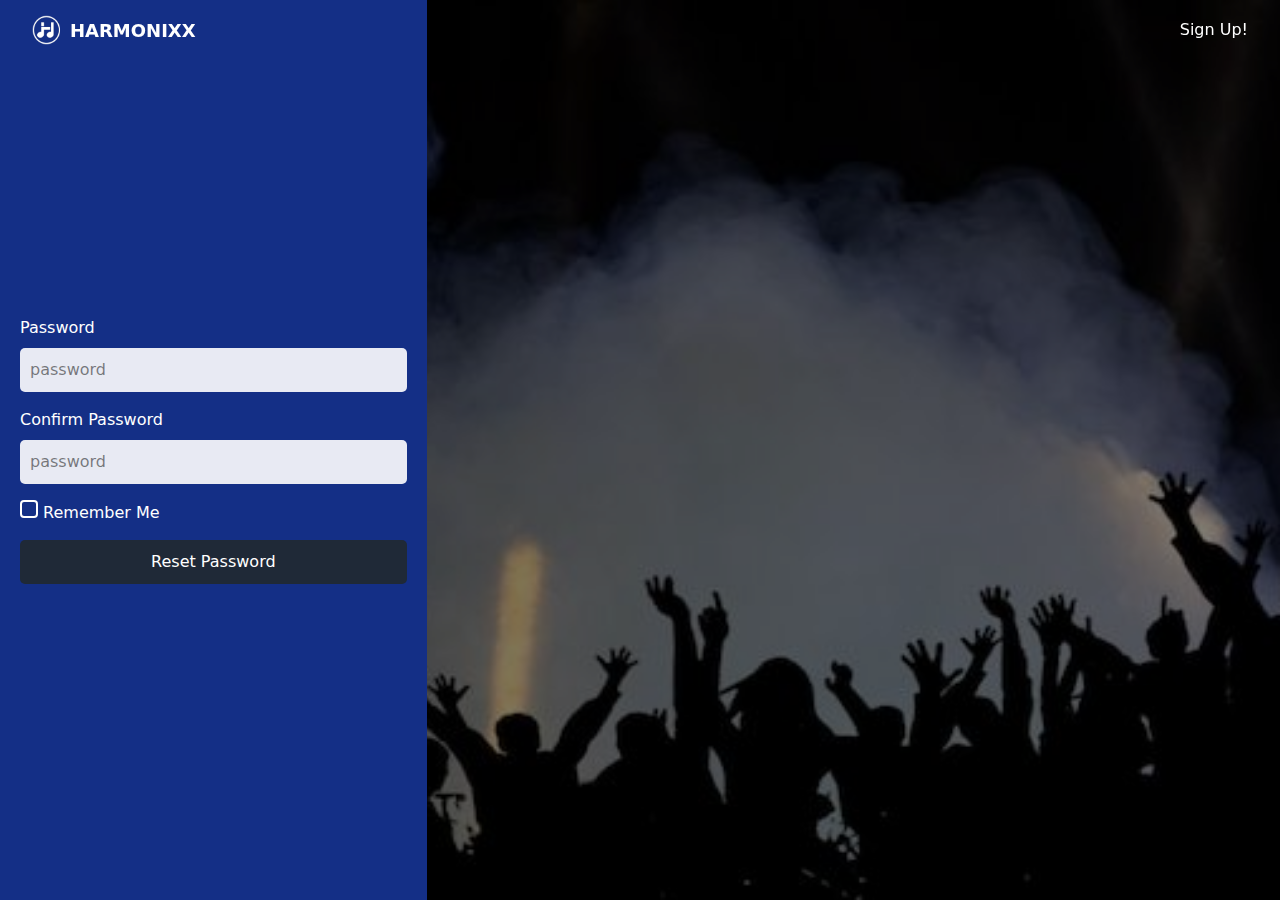
<file: forgotPassword2.html>
<!doctype html>
<html lang="en">
  <head>
    <meta charset="utf-8">
    <meta name="viewport" content="width=device-width, initial-scale=1">
    <title>Forgot Password</title>
    <link href="https://cdn.jsdelivr.net/npm/bootstrap@5.3.3/dist/css/bootstrap.min.css" rel="stylesheet" integrity="sha384-QWTKZyjpPEjISv5WaRU9OFeRpok6YctnYmDr5pNlyT2bRjXh0JMhjY6hW+ALEwIH" crossorigin="anonymous">
    <link rel="stylesheet" href="https://cdnjs.cloudflare.com/ajax/libs/font-awesome/6.2.1/css/all.min.css" />
    <link rel="icon" href="foto/logoputih.png" type="img/png" sizes="16x16">
    <style>
      body {
        position: relative;
        background: url('foto/bg.jpg') no-repeat center center/cover;
        background-size: cover;
        color: white;
        height: 100vh;
        margin: 0;
        overflow: hidden;
      }

      body::before {
        content: "";
        position: fixed;
        top: 0;
        left: 0;
        width: 100%;
        height: 100%;
        background: rgba(0, 0, 0, 0.5);
        z-index: -1;
      }

      .container {
        height: 100vh;
        display: flex;
        align-items: center;
        justify-content: flex-start;
        padding: 0 !important;
        width: 100%;
        max-width: none;
      }

      .row {
        height: 100%;
        margin: 0;
        width: 100%;
      }

      .col-md-4 {
        background-color: #142F86;
        height: 100vh;
        display: flex;
        align-items: center;
        justify-content: center;
        padding-left: 0 !important;
        padding-right: 0 !important;
        z-index: 1;
      }

      .col-md-8.background-section {
        height: 100vh;
        background: transparent;
        padding: 0;
      }

      .navbar {
        background: transparent !important;
        padding: 10px 20px;
        z-index: 2;
        width: 100%;
      }

      .navbar-brand {
        font-size: 18px;
        font-weight: bold;
      }

      .sign-link {
        color: white;
        text-decoration: none;
      }

      .sign-link:hover {
        text-decoration: underline;
      }

      .form-section {
        background: transparent;
        padding: 40px 20px;
        width: 100%;
        max-width: none;
        margin: 0;
      }

      .form-control {
        background: rgba(255, 255, 255, 0.9);
        border: none;
        color: black;
        border-radius: 5px;
        padding: 10px;
        width: 100%;
        font-size: 16px;
      }

      .form-control::placeholder {
        color: rgba(0, 0, 0, 0.5);
      }

      .form-control:focus {
        background: rgba(255, 255, 255, 1);
        color: black;
        outline: none;
        box-shadow: none;
      }

      .form-label {
        color: white;
      }

      .btn-reset {
        background-color: #1f2937;
        color: white;
        border: none;
        padding: 10px;
        font-size: 16px;
        border-radius: 5px;
        cursor: pointer;
        transition: background-color 0.3s, transform 0.1s;
        display: block;
        width: 100%;
        text-align: center;
        margin-top: 15px;
      }

      .btn-reset:hover {
        background-color: #4B5563;
      }

      .btn-reset:active {
        background-color: #6B7280;
        transform: scale(0.95);
      }

      .checkbox-remember {
        appearance: none;
        width: 18px;
        height: 18px;
        border: 2px solid #ffffff;
        background-color: transparent;
        border-radius: 4px;
        position: relative;
        cursor: pointer;
        transition: all 0.3s ease;
      }

      .checkbox-remember:checked {
        background-color: white;
        border-color: white;
      }

      .checkbox-remember:checked::after {
        content: "✔";
        font-size: 14px;
        color: #111827;
        position: absolute;
        top: 50%;
        left: 50%;
        transform: translate(-50%, -50%);
        font-weight: bold;
      }

      .remember-forgot {
        display: flex;
        justify-content: space-between;
        align-items: center;
        width: 100%;
        margin-top: 10px;
      }
    </style>
  </head>
  <body>
    <div class="container">
      <nav class="navbar navbar-expand-lg fixed-top">
        <div class="container-fluid">
          <a class="navbar-brand text-white d-flex align-items-center" href="#">
            <img src="foto/logoputih.png" alt="Logo" width="30" height="30" class="me-2">
            HARMONIXX
          </a>
          <a href="register" class="sign-link">Sign Up!</a>
        </div>
      </nav>        
      <div class="row w-100">
        <div class="col-md-4 d-flex align-items-center">
          <div class="form-section">
            <form>
              <div class="mb-3">
                <label for="exampleInputPassword1" class="form-label">Password</label>
                <input type="password" class="form-control" id="exampleInputPassword1" placeholder="password">
              </div>
              <div class="mb-3">
                <label for="confirm-password" class="form-label">Confirm Password</label>
                <input type="password" class="form-control" id="confirm-password" placeholder="password">
              </div>
              <div class="remember-forgot">
                <label>
                  <input type="checkbox" class="checkbox-remember"> Remember Me
                </label>
              </div>
              <button class="btn-reset" type="submit">Reset Password</button>
            </form>
          </div>
        </div>
        <div class="col-md-8 background-section"></div>
      </div>
    </div>
    <script src="https://cdn.jsdelivr.net/npm/bootstrap@5.3.3/dist/js/bootstrap.bundle.min.js" integrity="sha384-YvpcrYf0tY3lHB60NNkmXc5s9fDVZLESaAA55NDzOxhy9GkcIdslK1eN7N6jIeHz" crossorigin="anonymous"></script>
    <script src="https://cdn.jsdelivr.net/npm/@popperjs/core@2.11.8/dist/umd/popper.min.js" integrity="sha384-I7E8VVD/ismYTF4hNIPjVp/Zjvgyol6VFvRkX/vR+Vc4jQkC+hVqc2pM8ODewa9r" crossorigin="anonymous"></script>
    <script src="https://cdn.jsdelivr.net/npm/bootstrap@5.3.3/dist/js/bootstrap.min.js" integrity="sha384-0pUGZvbkm6XF6gxjEnlmuGrJXVbNuzT9qBBavbLwCsOGabYfZo0T0to5eqruptLy" crossorigin="anonymous"></script>
  </body>
</html>
</file>
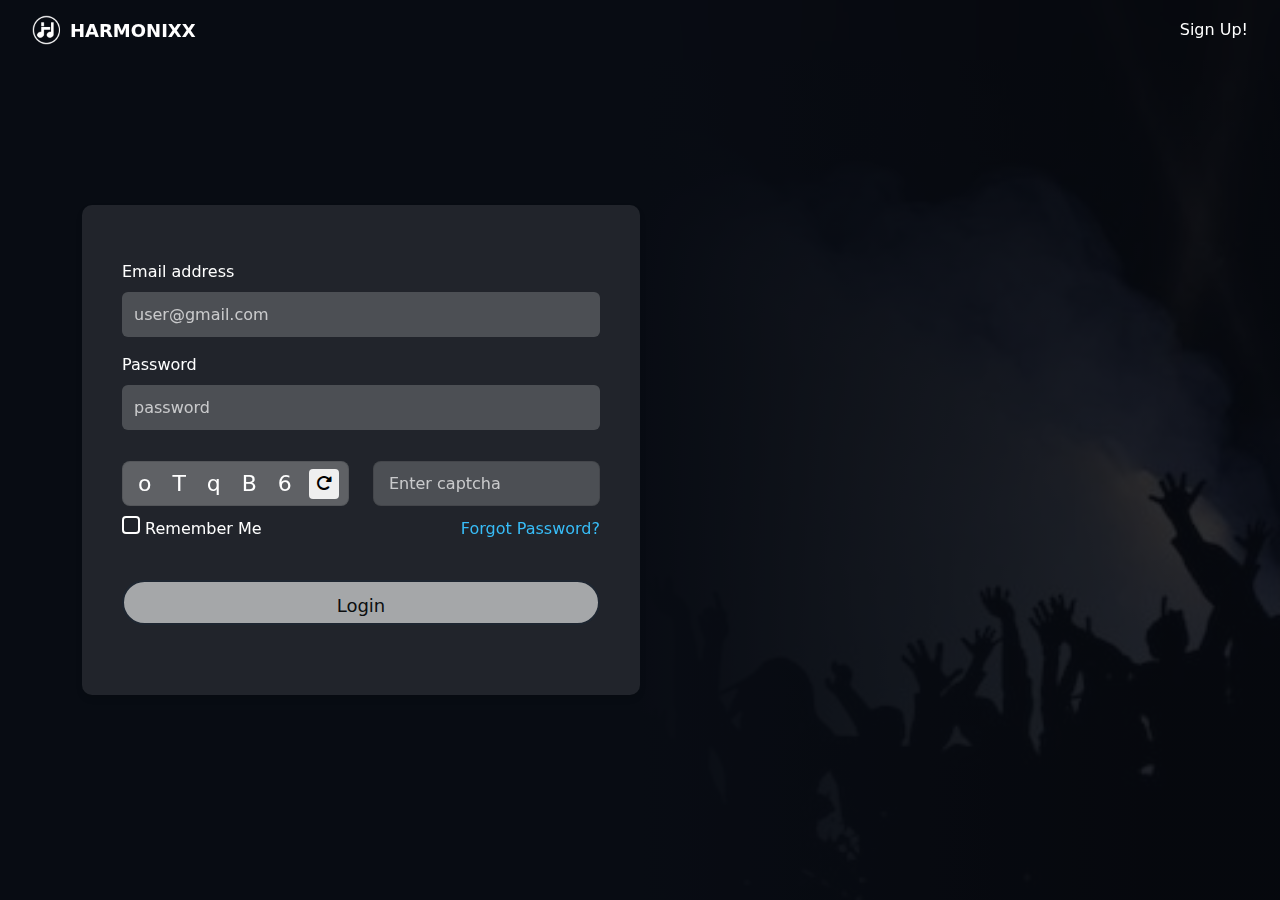
<file: Login1.html>
<!doctype html>
<html lang="en">
  <head>
    <meta charset="utf-8">
    <meta name="viewport" content="width=device-width, initial-scale=1">
    <title>Login</title>
    <link href="https://cdn.jsdelivr.net/npm/bootstrap@5.3.3/dist/css/bootstrap.min.css" rel="stylesheet" integrity="sha384-QWTKZyjpPEjISv5WaRU9OFeRpok6YctnYmDr5pNlyT2bRjXh0JMhjY6hW+ALEwIH" crossorigin="anonymous">
    <link rel="stylesheet" href="../css/login1.css">
    <link rel="stylesheet" href="https://cdnjs.cloudflare.com/ajax/libs/font-awesome/6.2.1/css/all.min.css" />
    <link rel="icon" href="../foto/logoputih.png" type="img/png" sizes="16x16">
  </head>
  <body>
    <div class="container">
        <nav class="navbar navbar-expand-lg fixed-top">
            <div class="container-fluid">
                <a class="navbar-brand text-white d-flex align-items-center" href="#">
                    <img src="foto/logoputih.png" alt="Logo" width="30" height="30" class="me-2">
                    HARMONIXX
                </a>
                <a href="register" class="sign-link">Sign Up!</a>
            </div>
            
        </nav>        
        <div class="col-md-6">
            <div class="form-section">
                <div class="row">
                <form>
                    <div class="mb-3">
                        <label for="exampleInputEmail1" class="form-label">Email address</label>
                        <input type="email" class="form-control" id="exampleInputEmail1" aria-describedby="emailHelp" placeholder="user@gmail.com">
                    </div>
                    <div class="mb-3">
                        <label for="exampleInputPassword1" class="form-label">Password</label>
                        <input type="password" class="form-control" id="exampleInputPassword1" placeholder="password">
                    </div>
                    <div class="row">
                        <div class="col-md-6">
                            <div class="input_field captch_box">
                                <input type="text" value="" disabled />
                                <button class="refresh_button">
                                    <i class="fa-solid fa-rotate-right"></i>
                                </button>
                        </div>
                    </div>
                        <div class="col-md-6">
                            <div class="input_field captch_input">
                                <input class="form-control" type="text" placeholder="Enter captcha" />
                          </div>
                          <div class="message">Entered captcha is correct</div>
                        </div>
                    </div>
                        <div class="remember-forgot">
                        <label>
                            <input type="checkbox" class="checkbox-remember"> Remember Me
                        </label>
                        <a href="#" class="forgot-link">Forgot Password?</a>
                    </div><br>
                    <button class="btn-login input_field button disabled" type="login" >Login</button>
                </form>
            </div>
        </div>
        
    </div>
    <div class="col-md-8"></div>
        <div class="background">

        </div>
    </div>
    <script src="js/script.js"></script>
    <script src="https://cdn.jsdelivr.net/npm/bootstrap@5.3.3/dist/js/bootstrap.bundle.min.js" integrity="sha384-YvpcrYf0tY3lHB60NNkmXc5s9fDVZLESaAA55NDzOxhy9GkcIdslK1eN7N6jIeHz" crossorigin="anonymous"></script>
    <script src="https://cdn.jsdelivr.net/npm/@popperjs/core@2.11.8/dist/umd/popper.min.js" integrity="sha384-I7E8VVD/ismYTF4hNIPjVp/Zjvgyol6VFvRkX/vR+Vc4jQkC+hVqc2pM8ODewa9r" crossorigin="anonymous"></script>
    <script src="https://cdn.jsdelivr.net/npm/bootstrap@5.3.3/dist/js/bootstrap.min.js" integrity="sha384-0pUGZvbkm6XF6gxjEnlmuGrJXVbNuzT9qBBavbLwCsOGabYfZo0T0to5eqruptLy" crossorigin="anonymous"></script>
  </body>

</html>
</file>
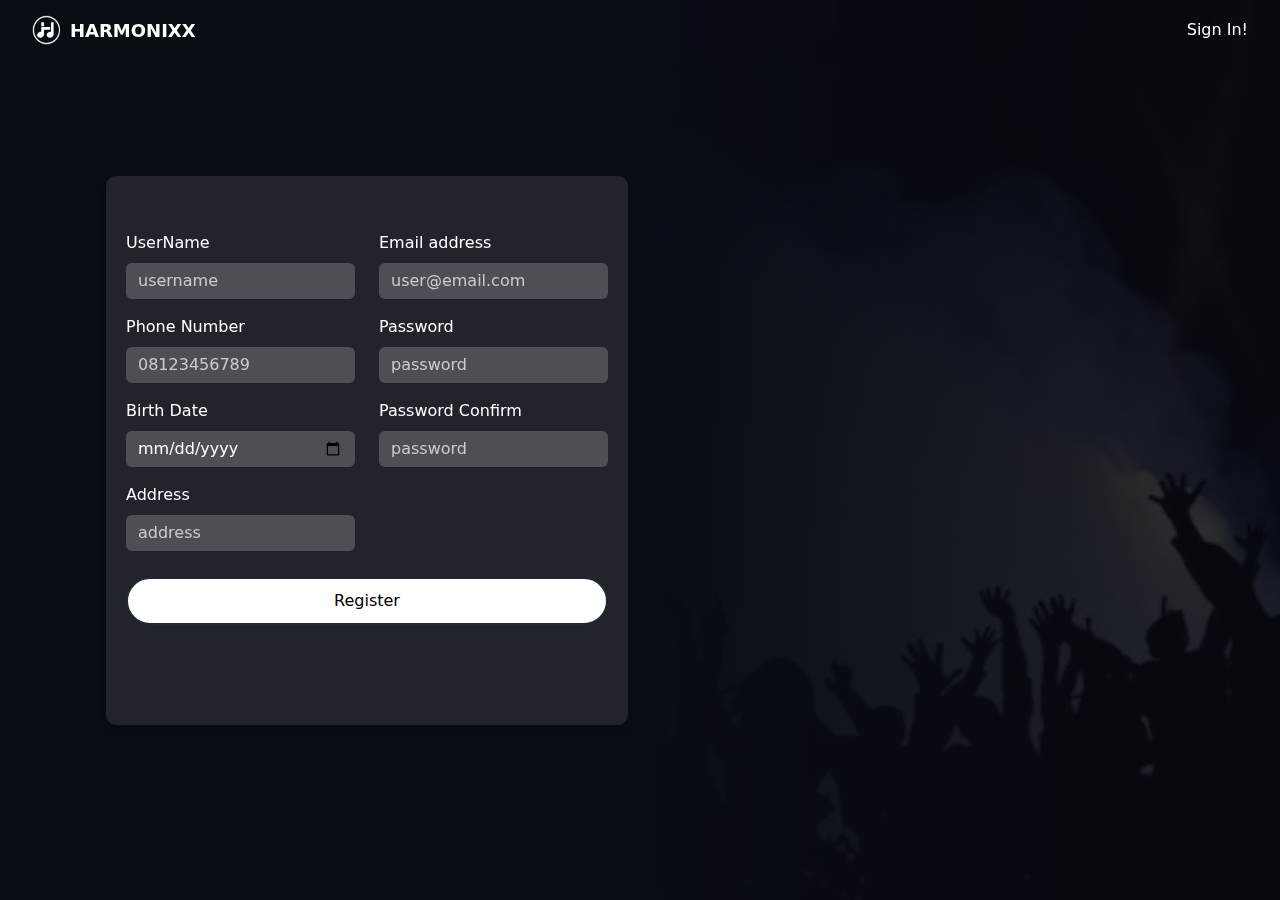
<file: register.html>
<!doctype html>
<html lang="en">
  <head>
    <meta charset="utf-8">
    <meta name="viewport" content="width=device-width, initial-scale=1">
    <title>Register</title>
    <link href="https://cdn.jsdelivr.net/npm/bootstrap@5.3.3/dist/css/bootstrap.min.css" rel="stylesheet" integrity="sha384-QWTKZyjpPEjISv5WaRU9OFeRpok6YctnYmDr5pNlyT2bRjXh0JMhjY6hW+ALEwIH" crossorigin="anonymous">
    <link rel="stylesheet" href="css/register.css">
    <link rel="icon" href="foto/logo.png" type="img/png" sizes="16x16">
  </head>
  <body;>
    <div class="container">
        <nav class="navbar navbar-expand-lg fixed-top">
            <div class="container-fluid">
                <a class="navbar-brand text-white d-flex align-items-center" href="#">
                    <img src="foto/logoputih.png" alt="Logo" width="30" height="30" class="me-2">
                    HARMONIXX
                </a>
                <a href="Login1.html" class="sign-link">Sign In!</a>
            </div>
            
        </nav>        
        <div class="container d-flex align-items-center justify-content-center vh-100">
            <div class="row w-100">
                <div class="col-md-6 d-flex align-items-center">
                    <div class="form-section">
                        <form>
                            <div class="row">
                                <div class="col-md-6 mb-3">
                                    <label for="exampleUsername" class="form-label">UserName</label>
                                    <input type="text" class="form-control" id="exampleUsername" placeholder="username">
                                </div>
                                <div class="col-md-6 mb-3">
                                    <label for="exampleInputEmail1" class="form-label">Email address</label>
                                    <input type="email" class="form-control" id="exampleInputEmail1" placeholder="user@email.com">
                                </div>

                                <div class="col-md-6 mb-3">
                                    <label for="examplePhoneNumber" class="form-label">Phone Number</label>
                                    <input type="tel" class="form-control" id="examplePhoneNumber" placeholder="08123456789">
                                </div>
                                <div class="col-md-6 mb-3">
                                    <label for="exampleInputPassword1" class="form-label">Password</label>
                                    <input type="password" class="form-control" id="exampleInputPassword1" placeholder="password">
                                </div>

                                <div class="col-md-6 mb-3">
                                    <label for="exampleBirthdate" class="form-label">Birth Date</label>
                                    <input type="date" class="form-control" id="exampleBirthdate">
                                </div>
                                <div class="col-md-6 mb-3">
                                    <label for="examplePasswordConfirm" class="form-label">Password Confirm</label>
                                    <input type="password" class="form-control" id="examplePasswordConfirm" placeholder="password">
                                </div>
                                <div class="col-md-6 mb-3">
                                    <label for="exampleAddress" class="form-label">Address</label>
                                    <input type="text" class="form-control" id="exampleAddress" placeholder="address">
                                </div>
                                <div class="col-12">
                                    <button class="btn-register" type="submit">Register</button>
                                </div>
                            </div>
                        </form>
                        
                    </div>
                </div>
                <div class="col-md-6 d-none d-md-block">
                    <div class="background">
                    </div>
                </div>
            </div>
        </div>
        
    <script src="https://cdn.jsdelivr.net/npm/bootstrap@5.3.3/dist/js/bootstrap.bundle.min.js" integrity="sha384-YvpcrYf0tY3lHB60NNkmXc5s9fDVZLESaAA55NDzOxhy9GkcIdslK1eN7N6jIeHz" crossorigin="anonymous"></script>
    <script src="https://cdn.jsdelivr.net/npm/@popperjs/core@2.11.8/dist/umd/popper.min.js" integrity="sha384-I7E8VVD/ismYTF4hNIPjVp/Zjvgyol6VFvRkX/vR+Vc4jQkC+hVqc2pM8ODewa9r" crossorigin="anonymous"></script>
<script src="https://cdn.jsdelivr.net/npm/bootstrap@5.3.3/dist/js/bootstrap.min.js" integrity="sha384-0pUGZvbkm6XF6gxjEnlmuGrJXVbNuzT9qBBavbLwCsOGabYfZo0T0to5eqruptLy" crossorigin="anonymous"></script>
  </body>

</html>
</file>
<file: css/style.css>
.card {
	margin-bottom: 1px;
	margin-top: -10px;
}

.row .card:hover {
	box-shadow: 2px 2px 2px rgba(0, 0, 0, 0.4);
	transform: scale(1.02);
}
</file>
<file: css/login1.css>
body {
    position: relative;
    /* background: url("../gambar/bg.jpg") no-repeat center center fixed; */
    background-size: cover;
    color: white;
    background: linear-gradient(to right, #111827 50%, rgba(17, 24, 39, 0.7)90%), 
    url('../foto/bg.jpg') no-repeat center center/cover;
    height: 100vh;
}

body::before {
    content: "";
    position: fixed;
    top: 0;
    left: 0;
    width: 100%;
    height: 100%;
    background: rgba(0, 0, 0, 0.5); /* Atur opacity */
    z-index: -1;
}
.btn-login {

    background-color: white; /* Warna abu-abu gelap */
    color: black;
    border: 2px solid #1f2937; /* Warna border sedikit lebih gelap */
    padding: 10px 20px;
    font-size: 18px;
    border-radius: 100px;
    cursor: pointer;
    transition: background-color 0.3s, transform 0.1s;
    display: block;
    width: 100%; /* Supaya tombol menyesuaikan lebar form */
    text-align: center;
}

.btn-login:hover {
    background-color: #4B5563; /* Warna biru saat hover */
    color: white;
}

.btn-login:active {
    background-color: #6B7280; /* Warna biru lebih gelap saat tombol ditekan */
    transform: scale(0.95); /* Efek sedikit mengecil saat ditekan */
}
.remember-forgot {
    display: flex;
    justify-content: space-between; /* Menjaga posisi di kiri dan kanan */
    align-items: center; /* Menyamakan tinggi elemen */
    width: 100%;
    max-width:100%; /* Sesuaikan dengan lebar form */
    margin-top: 10px;
}

.forgot-link {
    color: #38BDF8; /* Sesuaikan warna agar terlihat */
    text-decoration: none; /* Hilangkan garis bawah */
}

.forgot-link:hover {
    text-decoration: underline; /* Tambahkan efek hover */
}
.form-section {
    background: rgba(255, 255, 255, 0.1); /* Transparan */
    padding: 55px 40px 70px 40px;
    border-radius: 10px;
    backdrop-filter: blur(10px); /* Efek blur */
    -webkit-backdrop-filter: blur(10px); /* Untuk browser Safari */
    box-shadow: 0 4px 6px rgba(0, 0, 0, 0.1); /* Bayangan untuk efek floating */
    max-width: 100%;
    margin: auto;
}
.form-control {
    background: rgba(255, 255, 255, 0.2); /* Lebih transparan */
    height: 45px;
    border: none;
    color: white;
}

.form-control::placeholder {
    color: rgba(255, 255, 255, 0.7);
}

.form-control:focus {
    background: rgba(255, 255, 255, 0.3);
    color: white;
    outline: none;
    box-shadow: none;
}
.container {
    display: flex;
    align-items: center; /* Posisikan di tengah secara vertikal */
    height: 100vh; /* Buat container setinggi layar */
}

.col-md-4 {
    margin-left: 0%; /* Geser ke kiri */
}
.navbar {
    background: transparent !important; /* Transparan */
    backdrop-filter: blur(10px); /* Efek blur */
    padding: 10px 20px; /* Spasi agar lebih proporsional */
}

.navbar-brand {
    font-size: 18px;
    font-weight: bold;
}
.sign-link {
    color: white; /* Sesuaikan warna agar terlihat */
    text-decoration: none; /* Hilangkan garis bawah */
}

.sign-link:hover {
    text-decoration: underline; /* Tambahkan efek hover */
}
.checkbox-remember {
    appearance: none; /* Hilangkan style default */
    width: 18px;
    height: 18px;
    border: 2px solid #ffffff; /* Warna border */
    background-color: transparent;
    border-radius: 4px;
    position: relative;
    cursor: pointer;
    transition: all 0.3s ease;
    accent-color: #111827;
}
.checkbox-remember:checked {
    background-color: white !important; /* Warna futuristik */
    border-color: white !important; 
    accent-color: white !important;
    filter: brightness(0.5) contrast(2) !important; 
} 
.checkbox-remember:checked::after {
    content: "✔";
    font-size: 14px;
    color: white !important; 
    position: absolute;
    top: 50%;
    left: 50%;
    transform: translate(-50%, -50%);
    font-weight: bold;
}
.input_field {
    position: relative;
    height: 45px;
    margin-top: 15px;
    width: 100%;
  }
  .refresh_button {
    position: absolute;
    top: 50%;
    right: 10px;
    transform: translateY(-50%);
    height: 30px;
    width: 30px;
    border: none;
    border-radius: 4px;
    color: #000000;
    cursor: pointer;
  }
  .refresh_button:active {
    transform: translateY(-50%) scale(0.98);
  }
  .input_field input,
  .button button {
    height: 100%;
    width: 100%;
    outline: none;
    border: none;
    border-radius: 8px;
  }
  .input_field input {
    padding: 0 15px;
    border: 1px solid rgba(0, 0, 0, 0.1);
  }
  .captch_box input {
    color: #ffffff;
    font-size: 22px;
    pointer-events: none;
  }
  .captch_input input:focus {
    box-shadow: 0 1px 1px rgba(0, 0, 0, 0.08);
  }
  .message {
    font-size: 14px;
    margin: 14px 0;
    display: none;
  }
  .message.active {
    display: block;
  }

  .button button:active {
    transform: scale(0.99);
  }
  .button.disabled {
    opacity: 0.6;
    pointer-events: none;
  }
</file>
<file: css/register.css>
body {
    position: relative;
    background-size: cover;
    color: white;
    background: linear-gradient(to right, #111827 50%, rgba(17, 24, 39, 0.7)90%), 
    url('../foto/bg.jpg') no-repeat center center/cover;
    height: 100vh;
}

body::before {
    content: "";
    position: fixed;
    top: 0;
    left: 0;
    width: 100%;
    height: 100%;
    background: rgba(0, 0, 0, 0.5);
    z-index: -1;
}
.btn-register {

    background-color: white; 
    color: black;
    border: 2px solid #1f2937; 
    padding: 10px 20px;
    font-size: 16px;
    border-radius: 100px;
    cursor: pointer;
    transition: background-color 0.3s, transform 0.1s;
    display: block;
    width: 100%; 
    text-align: center;
    margin-top: 10px; 
}

.btn-register:hover {
    background-color: #4B5563;
    color: white;
}

.btn-register:active {
    background-color: #6B7280;
    transform: scale(0.95); 
}
.remember-forgot {
    display: flex;
    justify-content: space-between; 
    align-items: center; 
    width: 100%;
    max-width: 400px;
    margin-top: 10px;
}

.forgot-link {
    color: #38BDF8;
    text-decoration: none; 
}

.forgot-link:hover {
    text-decoration: underline; 
}
.form-section {
    background: rgba(255, 255, 255, 0.1); 
    padding: 55px 20px 100px 20px;
    border-radius: 10px;
    backdrop-filter: blur(10px); 
    -webkit-backdrop-filter: blur(10px);
    box-shadow: 0 4px 6px rgba(0, 0, 0, 0.1);
    max-width: 450px;
    margin: auto;   
    max-width: 600px;
    width: 100%;
}
.form-control {
    background: rgba(255, 255, 255, 0.2);
    border: none;
    color: white;
}

.form-control::placeholder {
    color: rgba(255, 255, 255, 0.7);
}

.form-control:focus {
    background: rgba(255, 255, 255, 0.3);
    color: white;
    outline: none;
    box-shadow: none;
}
.container {
    display: flex;
    align-items: center; 
    height: 100vh;
}

.col-md-4 {
    margin-left: 0%; 
}
.navbar {
    background: transparent !important;
    backdrop-filter: blur(10px);
    padding: 10px 20px;
}

.navbar-brand {
    font-size: 18px;
    font-weight: bold;
}
.sign-link {
    color: white; 
    text-decoration: none; 
}

.sign-link:hover {
    text-decoration: underline; 
}
.checkbox-remember {
    appearance: none; 
    width: 18px;
    height: 18px;
    border: 2px solid #ffffff;
    background-color: transparent;
    border-radius: 4px;
    position: relative;
    cursor: pointer;
    transition: all 0.3s ease;
    accent-color: #111827;
}
.checkbox-remember:checked {
    background-color: white !important;
    border-color: white !important; 
    accent-color: white !important;
    filter: brightness(0.5) contrast(2) !important; 
} 
.checkbox-remember:checked::after {
    content: "✔";
    font-size: 14px;
    color: white !important; 
    position: absolute;
    top: 50%;
    left: 50%;
    transform: translate(-50%, -50%);
    font-weight: bold;
}
</file>
